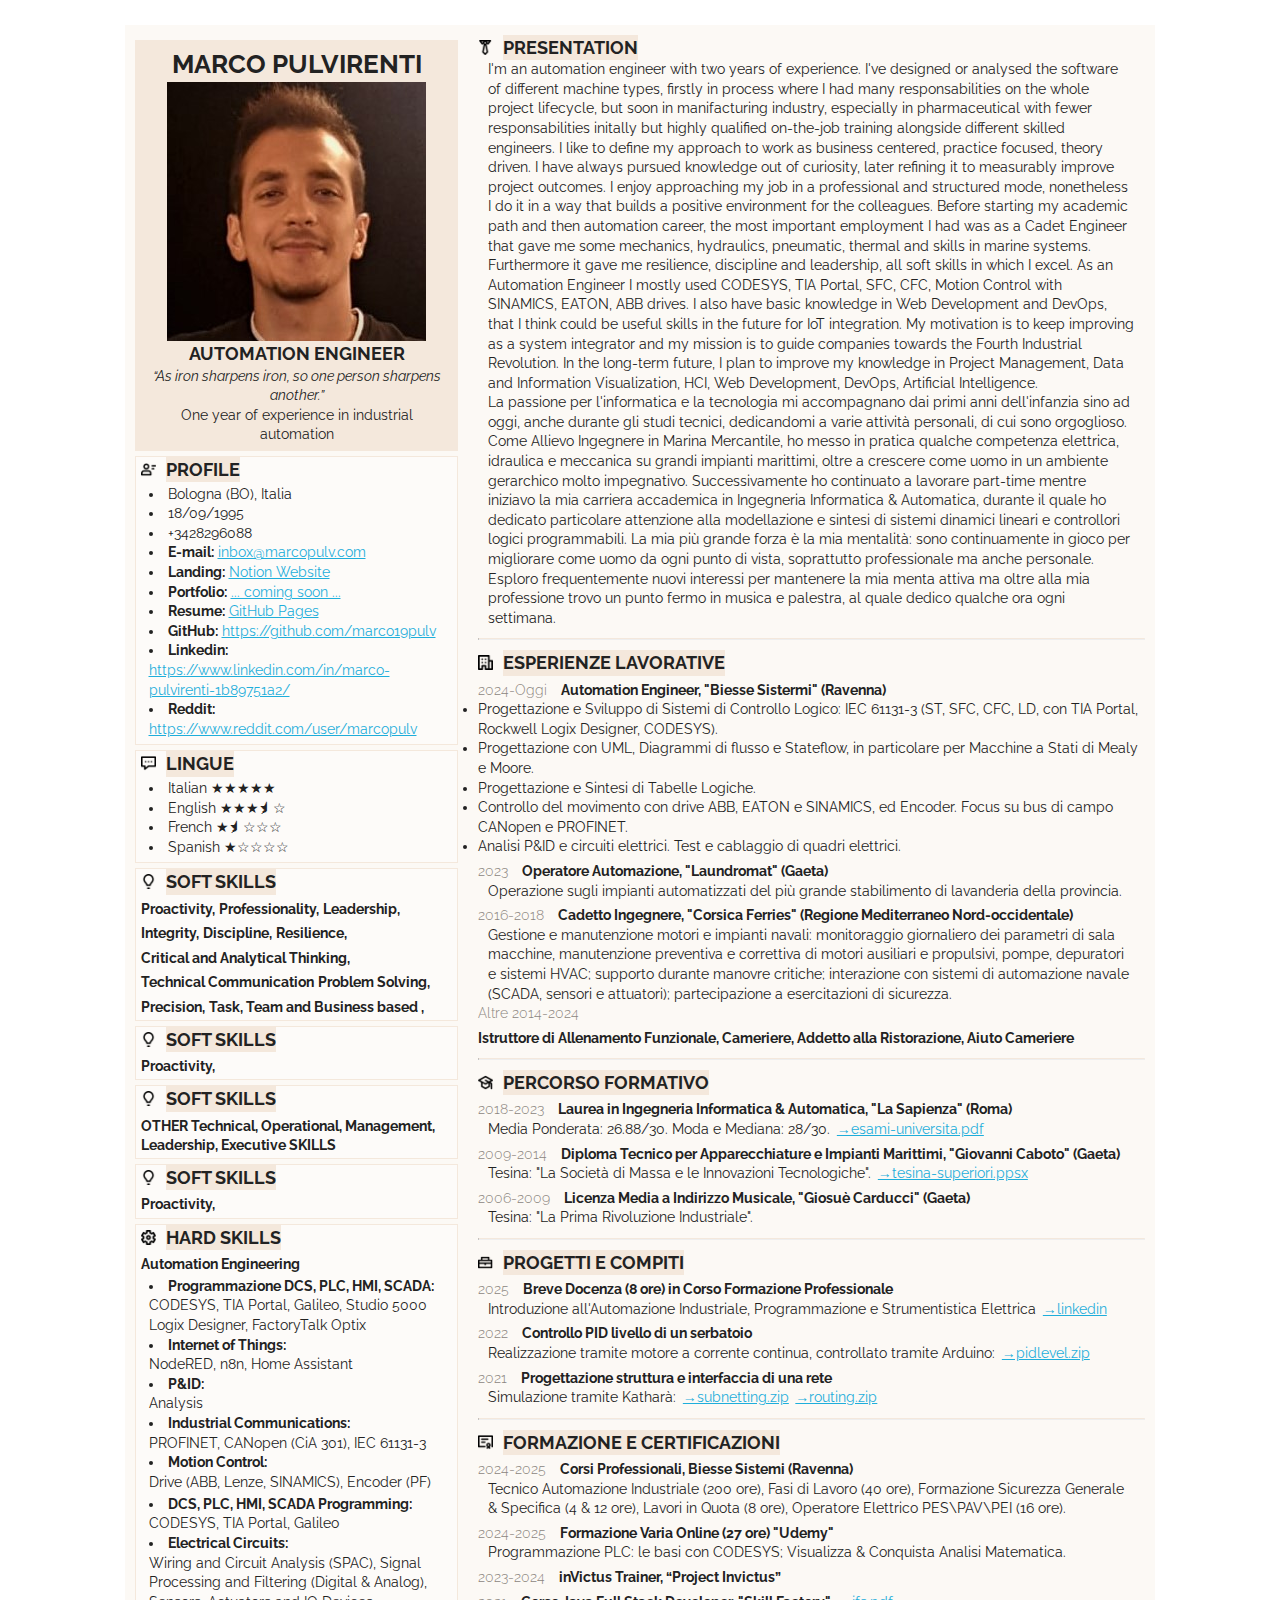
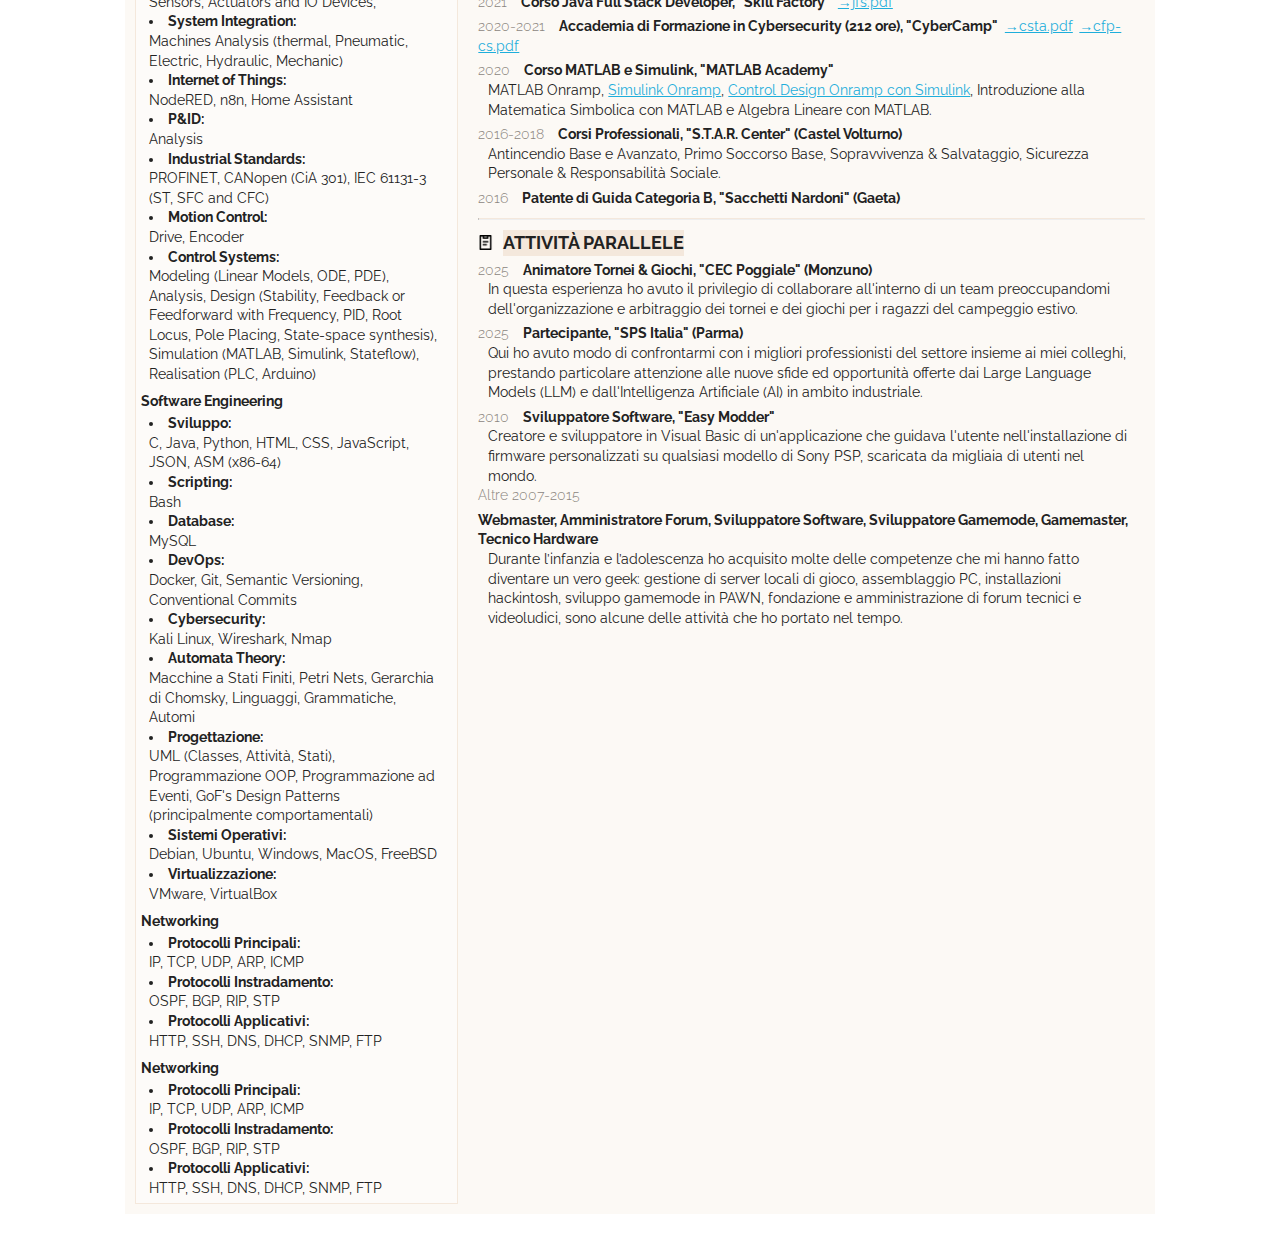
<file: index.html>
<!DOCTYPE html>

<html lang="en">

<head>
  <!-- Basic Page Needs -->
  <meta charset="utf-8">
  <title>Marco Pulvirenti</title>
  <meta name="description" content="Resume">
  <meta name="author" content="Marco">
  <!-- Mobile Specific Metas -->
  <meta name="viewport" content="width=device-width, initial-scale=1">
  <!-- FONT -->
  <link href="https://fonts.googleapis.com/css?family=Raleway:400,300,600" rel="stylesheet" type="text/css">
  <!-- CSS -->
  <link href="styles.css" rel="stylesheet">
  <!-- JS -->
  <script src="https://code.jquery.com/jquery-3.7.1.slim.min.js"></script>
  <script src="scripts.js"></script>
  <!-- Favicon -->
  <link rel="icon" type="image/png" href="images/icon.png">
</head>

<body>

  <div class="container">
    
    <div class="row">

      <!-- LEFT COLIUMN -->
      <div class="four columns" id="left-column">

        <!-- PORTRAIT -->
        <div class="left-column-div" id="portrait">
          <h4 class="h4-fullname">MARCO PULVIRENTI</h4>
          <div id="img-portrait"><img src="images/portrait.jpg" alt="portrait"></div>
          <h5 class="h5-portrait">AUTOMATION ENGINEER</h5>
          <p align="center"><i>“As iron sharpens iron,
    so one person sharpens another.”</i></p>
          <p align="center">One year of experience in industrial automation</p>
        </div>

        <!-- PROFILE -->
        <div class="left-column-div" id="profile">
          <img src="images/prof.png" class="img-object" id="img-profile" alt="prof">
          <div>
            <h5 class="h5-object">PROFILE</h5>
          </div>
          <ul>
            <li class="li-nobold">Bologna (BO), Italia</li>
            <li class="li-nobold">18/09/1995</li>
            <li class="li-nobold">+3428296088</li>
            <li class="li-nobold"><b>E-mail:</b> <a href="mailto:inbox@marcopulv.com">inbox@marcopulv.com</a></li>
            <li class="li-nobold"><b>Landing:</b> <a href="https://marcopulv.notion.site/Resume-2aab28c55d1d800baf09da5ca2a0c824">Notion Website</a></li>
            <li class="li-nobold"><b>Portfolio:</b> <a href="">... coming soon ...</a></li>
            <li class="li-nobold"><b>Resume:</b> <a href="https://marco19pulv.github.io/resume/">GitHub Pages</a></li>
            <li class="li-nobold"><b>GitHub:</b> <a href="https://github.com/marco19pulv">https://github.com/marco19pulv</a></li>
            <li class="li-nobold"><b>Linkedin:</b> <a href="https://www.linkedin.com/in/marco-pulvirenti-1b89751a2/">https://www.linkedin.com/in/marco-pulvirenti-1b89751a2/</a></li>
            <li class="li-nobold"><b>Reddit:</b> <a href="https://www.reddit.com/user/marcopulv">https://www.reddit.com/user/marcopulv</a></li>
          </ul>
        </div>

        <!-- LINGUE -->
        <div class="left-column-div" id="languages">
          <img src="images/lang.png" class="img-object" alt="lingue">
          <div>
            <h5 class="h5-object">LINGUE</h5>
          </div>
          <ul>
            <li class="li-nobold">Italian ★★★★★</li>
            <li class="li-nobold">English ★★★⯨☆</li>
            <li class="li-nobold">French ★⯨☆☆☆</li>
            <li class="li-nobold">Spanish ★☆☆☆☆</li>
          </ul>
        </div>

        <!-- SOFT SKILLS -->
        <div class="left-column-div" id="soft-skills">
          <img src="images/soft.png" class="img-object" alt="soft">
          <div>
            <h5 class="h5-object">SOFT SKILLS</h5>
          </div>
          <div>
            <h6 class="h6-subject-soft-skills">Proactivity,</h6>
            <h6 class="h6-subject-soft-skills">Professionality,</h6>
            <h6 class="h6-subject-soft-skills">Leadership,</h6>
            <h6 class="h6-subject-soft-skills">Integrity,</h6>
            <h6 class="h6-subject-soft-skills">Discipline,</h6>
            <h6 class="h6-subject-soft-skills">Resilience,</h6>
            <h6 class="h6-subject-soft-skills">Critical and Analytical Thinking,</h6>
            <h6 class="h6-subject-soft-skills">Technical Communication</h6>
            <h6 class="h6-subject-soft-skills">Problem Solving,</h6>
            <h6 class="h6-subject-soft-skills">Precision,</h6>
            <h6 class="h6-subject-soft-skills">Task, Team and Business based ,</h6>
          </div>
        </div>

        <!-- SOFT SKILLS -->
        <div class="left-column-div" id="soft-skills">
          <img src="images/soft.png" class="img-object" alt="soft">
          <div>
            <h5 class="h5-object">SOFT SKILLS</h5>
          </div>
          <div>
            <h6 class="h6-subject-soft-skills">Proactivity,</h6>
          </div>
        </div>

         <!-- SOFT SKILLS -->
        <div class="left-column-div" id="soft-skills">
          <img src="images/soft.png" class="img-object" alt="soft">
          <div>
            <h5 class="h5-object">SOFT SKILLS</h5>
          </div>
          <div>
            <h6 class="h6-subject-soft-skills">OTHER Technical, Operational, Management, Leadership, Executive SKILLS</h6>
          </div>
        </div>

         <!-- SOFT SKILLS -->
        <div class="left-column-div" id="soft-skills">
          <img src="images/soft.png" class="img-object" alt="soft">
          <div>
            <h5 class="h5-object">SOFT SKILLS</h5>
          </div>
          <div>
            <h6 class="h6-subject-soft-skills">Proactivity,</h6>
          </div>
        </div>

        <!-- HARD SKILLS -->
        <div class="left-column-div" id="hard-skills">
          <img src="images/hard.png" class="img-object" alt="hard">
          <div>
            <h5 class="h5-object">HARD SKILLS</h5>
          </div>
          <h6 class="h6-subject-hard-skills">Automation Engineering</h6>
          <ul>
            <li>Programmazione DCS, PLC, HMI, SCADA:</li> CODESYS, TIA Portal, Galileo, Studio 5000 Logix Designer, FactoryTalk Optix 
            <li>Internet of Things:</li> NodeRED, n8n, Home Assistant
            <li>P&ID:</li> Analysis
            <li>Industrial Communications:</li> PROFINET, CANopen (CiA 301), IEC 61131-3
            <li>Motion Control:</li> Drive (ABB, Lenze, SINAMICS), Encoder (PF)
          </ul>

           <ul>
            <li>DCS, PLC, HMI, SCADA Programming:</li> CODESYS, TIA Portal, Galileo
            <li>Electrical Circuits:</li> Wiring and Circuit Analysis (SPAC), Signal Processing and Filtering (Digital &
            Analog), Sensors, Actuators and IO Devices, 
            <li>System Integration:</li> Machines Analysis (thermal, Pneumatic, Electric, Hydraulic, Mechanic)
            <li>Internet of Things:</li> NodeRED, n8n, Home Assistant
            <li>P&ID:</li> Analysis
            <li>Industrial Standards:</li> PROFINET, CANopen (CiA 301), IEC 61131-3 (ST, SFC and CFC)
            <li>Motion Control:</li> Drive, Encoder
            <li>Control Systems:</li> Modeling (Linear Models, ODE, PDE), Analysis, Design (Stability, Feedback or
            Feedforward with Frequency, PID, Root Locus, Pole Placing, State-space synthesis), Simulation (MATLAB, 
            Simulink, Stateflow), Realisation (PLC, Arduino)
          </ul>

          <h6 class="h6-subject-hard-skills">Software Engineering</h6>
          <ul>
            <li>Sviluppo:</li> C, Java, Python, HTML, CSS, JavaScript, JSON, ASM (x86-64)
            <li>Scripting:</li> Bash
            <li>Database:</li> MySQL
            <li>DevOps:</li> Docker, Git, Semantic Versioning, Conventional Commits
            <li>Cybersecurity:</li> Kali Linux, Wireshark, Nmap
            <li>Automata Theory:</li> Macchine a Stati Finiti, Petri Nets, Gerarchia di Chomsky, Linguaggi, Grammatiche, Automi
            <li>Progettazione:</li> UML (Classes, Attività, Stati), Programmazione OOP, Programmazione ad Eventi, GoF's Design Patterns (principalmente comportamentali)
            <li>Sistemi Operativi:</li> Debian, Ubuntu, Windows, MacOS, FreeBSD
            <li>Virtualizzazione:</li> VMware, VirtualBox
          </ul>

          <h6 class="h6-subject-hard-skills">Networking</h6>
          <ul>
            <li>Protocolli Principali:</li> IP, TCP, UDP, ARP, ICMP
            <li>Protocolli Instradamento:</li> OSPF, BGP, RIP, STP
            <li>Protocolli Applicativi:</li> HTTP, SSH, DNS, DHCP, SNMP, FTP
          </ul>

           <h6 class="h6-subject-hard-skills">Networking</h6>
          <ul>
            <li>Protocolli Principali:</li> IP, TCP, UDP, ARP, ICMP
            <li>Protocolli Instradamento:</li> OSPF, BGP, RIP, STP
            <li>Protocolli Applicativi:</li> HTTP, SSH, DNS, DHCP, SNMP, FTP
          </ul>
          
        </div>

      </div>

      <!-- RIGHT COLUMN -->
      <div class="eight columns" id="right-column">

        <!-- PRESENTATION -->
        <div class="right-column-div" id="presentation">
          <img src="images/pres.png" class="img-object" alt="pres">
          <h5 class="h5-object">PRESENTATION</h5>
          <p>
            I'm an automation engineer with two years of experience. I've designed or analysed the software of different machine types, firstly in process where I had many responsabilities
            on the whole project lifecycle, but soon in manifacturing industry, especially in pharmaceutical with fewer responsabilities initally but highly qualified on-the-job training alongside
            different skilled engineers. I like to define my approach to work as business centered, practice focused, theory driven.
            I have always pursued knowledge out of curiosity, later refining it to measurably improve project outcomes.
            I enjoy approaching my job in a professional and structured mode, nonetheless I do it in a way that builds a positive environment for the colleagues.
            Before starting my academic path and then automation career, the most important employment I had was as a Cadet Engineer that gave me some
            mechanics, hydraulics, pneumatic, thermal and skills in marine systems. Furthermore it gave me resilience, discipline and leadership, all soft skills in which I excel.
            As an Automation Engineer I mostly used CODESYS, TIA Portal, SFC, CFC, Motion Control with SINAMICS, EATON, ABB drives.
            I also have basic knowledge in Web Development and DevOps, that I think could be useful skills in the future for IoT integration.
            My motivation is to keep improving as a system integrator and my mission is to guide companies towards the Fourth Industrial Revolution.
            In the long-term future, I plan to improve my knowledge in Project Management, Data and Information Visualization, HCI, Web Development, DevOps, Artificial Intelligence.
          </p>
          <p>
            La passione per l'informatica e la tecnologia mi accompagnano dai primi anni dell'infanzia sino ad oggi, anche durante gli studi tecnici,
            dedicandomi a varie attività personali, di cui sono orgoglioso. Come Allievo Ingegnere in Marina Mercantile, ho messo in pratica qualche competenza elettrica,
            idraulica e meccanica su grandi impianti marittimi, oltre a crescere come uomo in un ambiente gerarchico molto impegnativo.
            Successivamente ho continuato a lavorare part-time mentre iniziavo la mia carriera accademica in Ingegneria Informatica & Automatica,
            durante il quale ho dedicato particolare attenzione alla modellazione e sintesi di sistemi dinamici lineari e controllori logici programmabili.
            La mia più grande forza è la mia mentalità: sono continuamente in gioco per migliorare come uomo da ogni punto di vista,
            soprattutto professionale ma anche personale. Esploro frequentemente nuovi interessi per mantenere la mia menta attiva
            ma oltre alla mia professione trovo un punto fermo in musica e palestra, al quale dedico qualche ora ogni settimana.
          </p>
        </div>
        <hr>

        <!-- ESPERIENZE LAVORATIVE -->
        <div class="right-column-div" id="employment-history">
          <img src="images/empl.png" class="img-object" alt="empl">
          <div>
            <h5 class="h5-object">ESPERIENZE LAVORATIVE</h5>
          </div>

          <div id="empl-biesse">
            <h6 class="h6-year">2024-Oggi</h6>
            <h6 class="h6-subject-empl">Automation Engineer, "Biesse Sistermi" (Ravenna)</h6>
            <li class="li-nobold">Progettazione e Sviluppo di Sistemi di Controllo Logico: IEC 61131-3 (ST, SFC, CFC, LD, con TIA Portal, Rockwell Logix Designer, CODESYS).</li>
            <li class="li-nobold">Progettazione con UML, Diagrammi di flusso e Stateflow, in particolare per Macchine a Stati di Mealy e Moore.</li>
            <li class="li-nobold">Progettazione e Sintesi di Tabelle Logiche.</li>
            <li class="li-nobold">Controllo del movimento con drive ABB, EATON e SINAMICS, ed Encoder. Focus su bus di campo CANopen e PROFINET.</li>
            <li class="li-nobold">Analisi P&ID e circuiti elettrici. Test e cablaggio di quadri elettrici.</li>
          </div>

          <div id="empl-laundromat">
            <h6 class="h6-year">2023</h6>
            <h6 class="h6-subject-empl">Operatore Automazione, "Laundromat" (Gaeta)</h6>
            <p>Operazione sugli impianti automatizzati del più grande stabilimento di lavanderia della provincia.</p>
          </div>

          <div id="empl-corsica">
            <h6 class="h6-year">2016-2018</h6>
            <h6 class="h6-subject-empl">Cadetto Ingegnere, "Corsica Ferries" (Regione Mediterraneo Nord-occidentale)</h6>
            <p>Gestione e manutenzione motori e impianti navali: monitoraggio giornaliero dei parametri di sala macchine,
              manutenzione preventiva e correttiva di motori ausiliari e propulsivi, pompe, depuratori e sistemi HVAC;
              supporto durante manovre critiche; interazione con sistemi di automazione navale (SCADA, sensori e attuatori);
              partecipazione a esercitazioni di sicurezza.</p>
          </div>

          <div id="empl-others">
            <h6 class="h6-year">Altre 2014-2024</h6>
            <h6 class="h6-subject-empl">Istruttore di Allenamento Funzionale, Cameriere, Addetto alla Ristorazione, Aiuto Cameriere</h6>
          </div>
        </div>

        <hr>

        <!-- PERCORSO FORMATIVO -->
        <div class="right-column-div" id="educational-background">
          <img src="images/educ.png" class="img-object" alt="educ">
          <div>
            <h5 class="h5-object">PERCORSO FORMATIVO</h5>
          </div>

          <div id="educ-sapienza">
            <h6 class="h6-year">2018-2023</h6>
            <h6 class="h6-subject-educ">Laurea in Ingegneria Informatica & Automatica, "La Sapienza" (Roma)</h6>
            <p>Media Ponderata: 26.88/30. Moda e Mediana: 28/30.
              <a href="https://github.com/marco19pulv/resume/blob/56aed59aff45582f827211ca462df2e338aa9118/files/esami-universita.pdf" class="redir">→esami-universita.pdf</a>
            </p>
          </div>

          <div id="educ-caboto">
            <h6 class="h6-year">2009-2014</h6>
            <h6 class="h6-subject-educ">Diploma Tecnico per Apparecchiature e Impianti Marittimi, "Giovanni Caboto" (Gaeta)</h6>
            <p>Tesina: "La Società di Massa e le Innovazioni Tecnologiche".
              <a href="https://github.com/marco19pulv/resume/raw/56aed59aff45582f827211ca462df2e338aa9118/files/tesina_superiori.ppsx" class="redir">→tesina-superiori.ppsx</a></p>
          </div>

          <div id="educ-carducci">
            <h6 class="h6-year">2006-2009</h6>
            <h6 class="h6-subject-educ">Licenza Media a Indirizzo Musicale, "Giosuè Carducci" (Gaeta)</h6>
            <p>Tesina: "La Prima Rivoluzione Industriale".</p>
          </div>
        </div>

        <hr>

        <!-- PROGETTI E COMPITI -->
        <div class="right-column-div" id="projects-and-tasks">
          <img src="images/proj.png" class="img-object" alt="proj">
          <div>
            <h5 class="h5-object">PROGETTI E COMPITI</h5>
          </div>

           <div id="proj-docenzaacademy">
            <h6 class="h6-year">2025</h6>
            <h6 class="h6-subject-proj">Breve Docenza (8 ore) in Corso Formazione Professionale</h6>
            <p>Introduzione all'Automazione Industriale, Programmazione e Strumentistica Elettrica
              <a href="https://www.linkedin.com/posts/simona-zannoni-1b116530_biessesistemi-academy-formazioneprofessionale-activity-7376984006799646721-7pXU/?originalSubdomain=it" class="redir">→linkedin</a>
            </p> 
          </div>

          <div id="proj-pidlevel">
            <h6 class="h6-year">2022</h6>
            <h6 class="h6-subject-proj">Controllo PID livello di un serbatoio</h6>
            <p>Realizzazione tramite motore a corrente continua, controllato tramite Arduino:
              <a href="https://marcopulv.com/wp-content/uploads/2023/02/pidlevel.zip" class="redir">→pidlevel.zip</a>
          </div>

          <div id="proj-subn_rout">
            <h6 class="h6-year">2021</h6>
            <h6 class="h6-subject-proj">Progettazione struttura e interfaccia di una rete</h6>
            <p>Simulazione tramite Katharà:
            <a href="https://marcopulv.com/wp-content/uploads/2023/02/subnetting.zip" class="redir">→subnetting.zip</a>
            <a href="https://marcopulv.com/wp-content/uploads/2023/02/routing.zip" class="redir">→routing.zip</a></p>
          </div>
        </div>

        <hr>

        <!-- FORMAZIONE E CERTIFICAZIONI -->
        <div class="right-column-div" id="training-and-certifications">
          <img src="images/train.png" class="img-object" alt="train">
          <div>
            <h5 class="h5-object">FORMAZIONE E CERTIFICAZIONI</h5>
          </div>

          <div id="train-biesse">
            <h6 class="h6-year">2024-2025</h6>
            <h6 class="h6-subject-train">Corsi Professionali, Biesse Sistemi (Ravenna)</h6>
            <p>Tecnico Automazione Industriale (200 ore), Fasi di Lavoro (40 ore), Formazione Sicurezza Generale & Specifica (4 & 12 ore),
               Lavori in Quota (8 ore), Operatore Elettrico PES\PAV\PEI (16 ore).</p>
          </div>

          <div id="train-udemy">
            <h6 class="h6-year">2024-2025</h6>
            <h6 class="h6-subject-train">Formazione Varia Online (27 ore) "Udemy"</h6>
            <p>Programmazione PLC: le basi con CODESYS; Visualizza & Conquista Analisi Matematica.</p>
          </div>

          <div id="train-invictus">
            <h6 class="h6-year">2023-2024</h6>
            <h6 class="h6-subject-train">inVictus Trainer, “Project Invictus”</h6>
          </div>

          <div id="train-java">
            <h6 class="h6-year">2021</h6>
            <h6 class="h6-subject-train">Corso Java Full Stack Developer, "Skill Factory"</h6>
            <a href="files/jfs.pdf" class="redir">→jfs.pdf</a>
          </div>

          <div id="train-cybercamp">
            <h6 class="h6-year">2020-2021</h6>
            <h6 class="h6-subject-train">Accademia di Formazione in Cybersecurity (212 ore), "CyberCamp"</h6>
            <a href="files/cybersecurity-training-academy.pdf" class="redir">→csta.pdf</a>
            <a href="files/cfp-cs.pdf" class="redir">→cfp-cs.pdf</a>
          </div>

          <div id="train-matlab">
            <h6 class="h6-year">2020</h6>
            <h6 class="h6-subject-train">Corso MATLAB e Simulink, "MATLAB Academy"</h6>
            <p>MATLAB Onramp, <a href="files/simulink-onramp.pdf">Simulink Onramp</a>,
              <a href="files/control-design-onramp-simulink.pdf">Control Design Onramp con Simulink</a>,
              Introduzione alla Matematica Simbolica con MATLAB e Algebra Lineare con MATLAB.
            </p>
          </div>

          <div id="train-star">
            <h6 class="h6-year">2016-2018</h6>
            <h6 class="h6-subject-train">Corsi Professionali, "S.T.A.R. Center" (Castel Volturno)</h6>
            <p>Antincendio Base e Avanzato, Primo Soccorso Base, Sopravvivenza & Salvataggio, Sicurezza Personale & Responsabilità Sociale.</p>
          </div>

          <div id="train-nardoni">
            <h6 class="h6-year">2016</h6>
            <h6 class="h6-subject-train">Patente di Guida Categoria B, "Sacchetti Nardoni" (Gaeta)</h6>
          </div>
        </div>

        <hr>

        <!-- ATTIVITÀ PARALLELE -->
        <div class="right-column-div" id="side-activities">
          <img src="images/activ.png" class="img-object" alt="activ">
          <div>
            <h5 class="h5-object">ATTIVITÀ PARALLELE</h5>
          </div>

          <div id="activ-poggiale">
            <h6 class="h6-year">2025</h6>
            <h6 class="h6-subject-activ">Animatore Tornei & Giochi, "CEC Poggiale" (Monzuno)</h6>
            <p>In questa esperienza ho avuto il privilegio di collaborare all'interno di un team preoccupandomi dell'organizzazione e arbitraggio dei tornei
              e dei giochi per i ragazzi del campeggio estivo. </p>
          </div>

          <div id="activ-sps">
            <h6 class="h6-year">2025</h6>
            <h6 class="h6-subject-activ">Partecipante, "SPS Italia" (Parma)</h6>
            <p>Qui ho avuto modo di confrontarmi con i migliori professionisti del settore insieme ai miei colleghi, prestando particolare attenzione alle nuove
              sfide ed opportunità offerte dai Large Language Models (LLM) e dall'Intelligenza Artificiale (AI) in ambito industriale. </p>
          </div>

          <div id="activ-easy-mod">
            <h6 class="h6-year">2010</h6>
            <h6 class="h6-subject-activ">Sviluppatore Software, "Easy Modder"</h6>
            <p>Creatore e sviluppatore in Visual Basic di un'applicazione che guidava l'utente nell'installazione di firmware personalizzati
              su qualsiasi modello di Sony PSP, scaricata da migliaia di utenti nel mondo.</p>
          </div>

          <div id="activ-others">
            <h6 class="h6-year">Altre 2007-2015</h6>
            <h6 class="h6-subject-activ">Webmaster, Amministratore Forum, Sviluppatore Software, Sviluppatore Gamemode, Gamemaster, Tecnico Hardware</h6>
            <p>Durante l’infanzia e l’adolescenza ho acquisito molte delle competenze che mi hanno fatto diventare un vero geek:
              gestione di server locali di gioco, assemblaggio PC, installazioni hackintosh, sviluppo gamemode in PAWN, fondazione
              e amministrazione di forum tecnici e videoludici, sono alcune delle attività che ho portato nel tempo.</p>
          </div>

        </div>

      </div>

    </div>

  </div>

</body>

</html>
</file>
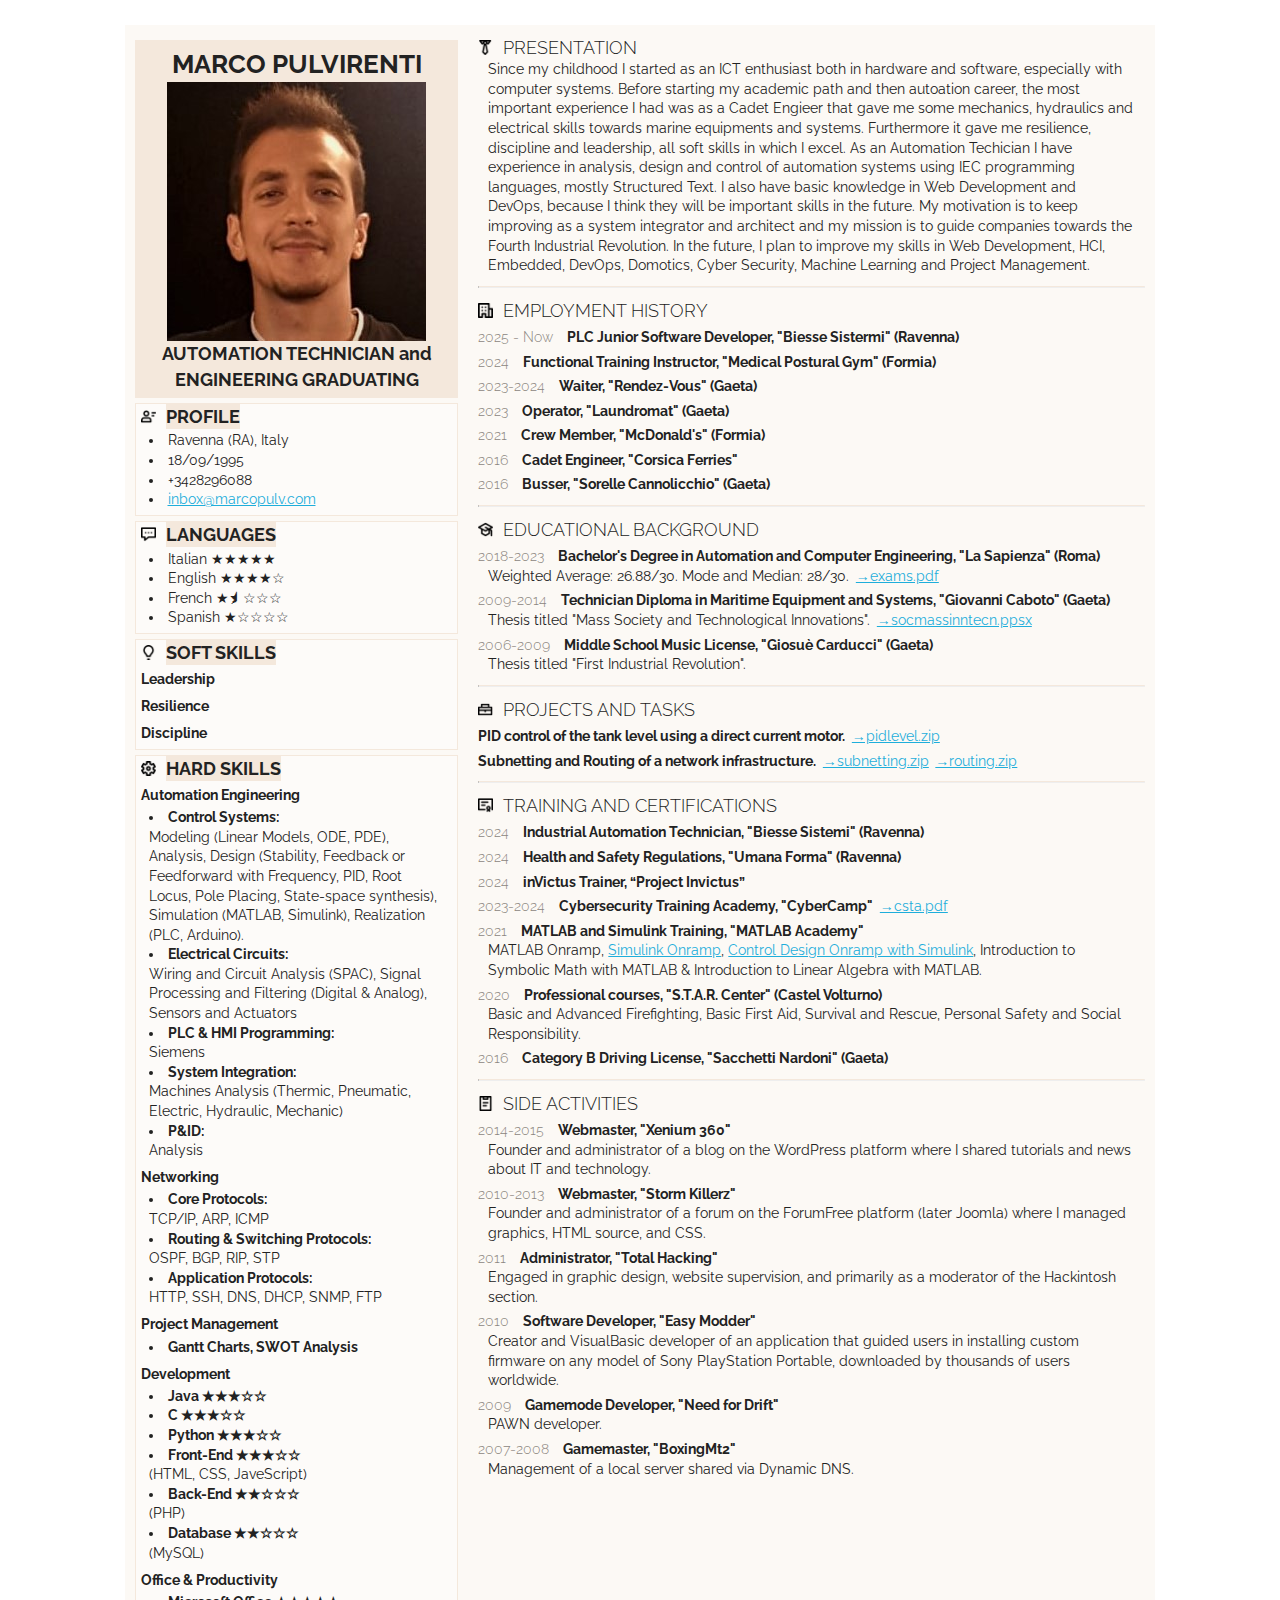
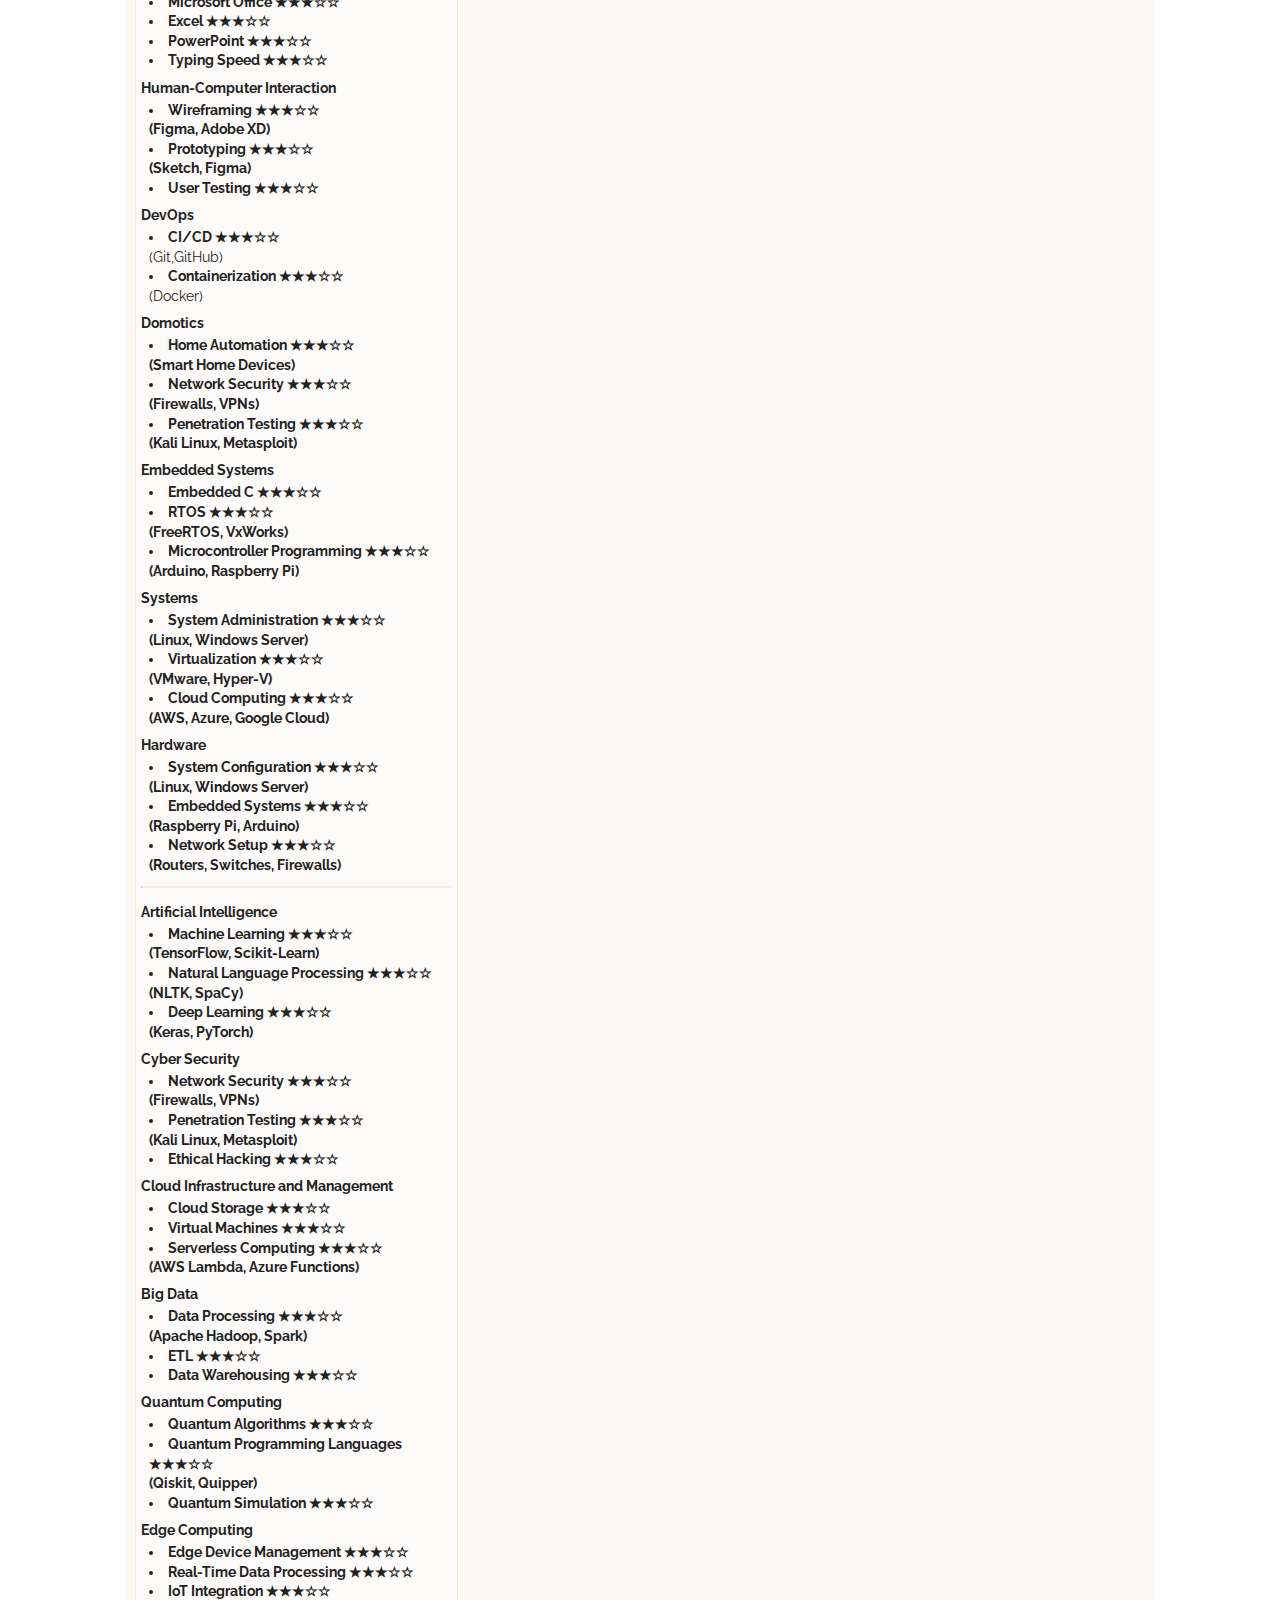
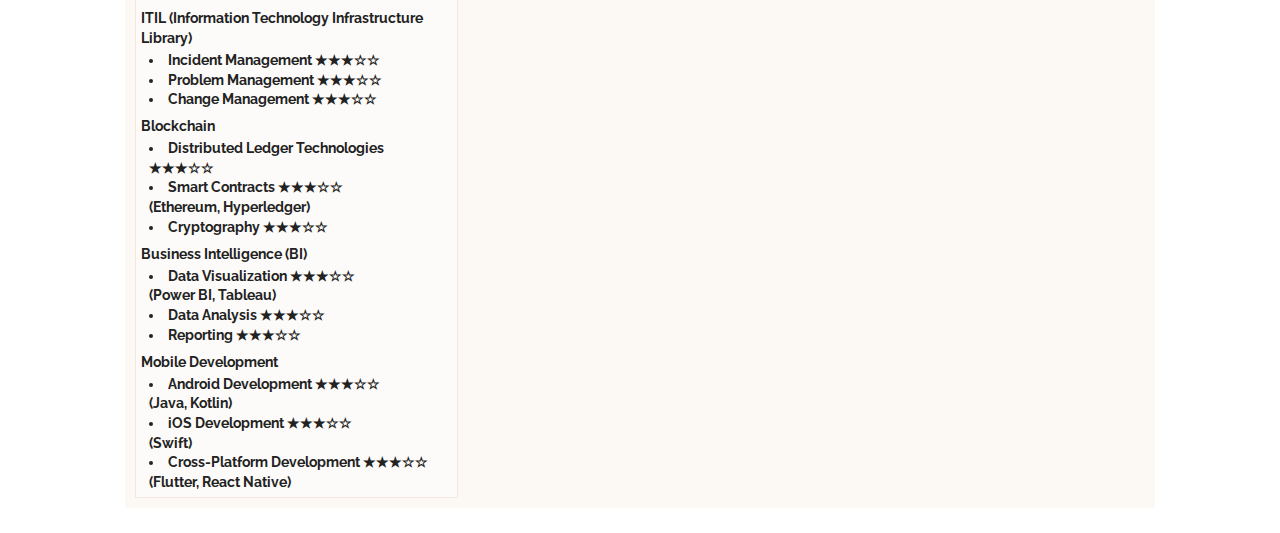
<file: index-new.html>
<!DOCTYPE html>

<html lang="en">

<head>
  <!-- Basic Page Needs -->
  <meta charset="utf-8">
  <title>Marco Pulvirenti</title>
  <meta name="description" content="Resume">
  <meta name="author" content="Marco">
  <!-- Mobile Specific Metas -->
  <meta name="viewport" content="width=device-width, initial-scale=1">
  <!-- FONT -->
  <link href="https://fonts.googleapis.com/css?family=Raleway:400,300,600" rel="stylesheet" type="text/css">
  <!-- CSS -->
  <link href="styles.css" rel="stylesheet">
  <!-- JS -->
  <script src="https://code.jquery.com/jquery-3.7.1.slim.min.js"></script>
  <script src="scripts.js"></script>
  <!-- Favicon -->
  <link rel="icon" type="image/png" href="images/icon.png">
</head>

<body>

  <div class="container">

    <div class="row">

      <!-- LEFT COLUMN -->
      <div class="four columns" id="left-column">

        <!-- PORTRAIT -->
        <div class="left-column-div" id="portrait">
          <h4 class="h4-fullname">MARCO PULVIRENTI</h4>
          <div id="img-portrait"><img src="images/portrait.jpg" alt="portrait"></div>
          <h5 class="h5-portrait">AUTOMATION TECHNICIAN and ENGINEERING GRADUATING</h5>
        </div>

        <!-- PROFILE -->
        <div class="left-column-div" id="profile">
          <img src="images/prof.png" class="img-object" id="img-profile" alt="prof">
          <div>
            <h5 class="h5-object">PROFILE</h5>
          </div>
          <ul>
            <li class="li-nobold">Ravenna (RA), Italy</li>
            <li class="li-nobold">18/09/1995</li>
            <li class="li-nobold">+3428296088</li>
            <li class="li-nobold"><a href="mailto:inbox@marcopulv.com">inbox@marcopulv.com</a></li>
          </ul>
        </div>

        <!-- LANGUAGES -->
        <div class="left-column-div" id="languages">
          <img src="images/lang.png" class="img-object" alt="lang">
          <div>
            <h5 class="h5-object">LANGUAGES</h5>
          </div>
          <ul>
            <li class="li-nobold">Italian ★★★★★</li>
            <li class="li-nobold">English ★★★★☆</li>
            <li class="li-nobold">French ★⯨☆☆☆</li>
            <li class="li-nobold">Spanish ★☆☆☆☆</li>
          </ul>
        </div>

        <!-- SOFT SKILLS -->
        <div class="left-column-div" id="soft-skills">
          <img src="images/soft.png" class="img-object" alt="soft">
          <div>
            <h5 class="h5-object">SOFT SKILLS</h5>
          </div>
          <div>
            <h6 class="h6-subject-soft-skills">Leadership</h6>
            <ul></ul>
            <h6 class="h6-subject-soft-skills">Resilience</h6>
            <ul></ul>
            <h6 class="h6-subject-soft-skills">Discipline</h6>
            <ul></ul>
          </div>
        </div>

        <!-- HARD SKILLS -->
        <div class="left-column-div" id="hard-skills">
          <img src="images/hard.png" class="img-object" alt="hard">
          <div>
            <h5 class="h5-object">HARD SKILLS</h5>
          </div>
          <h6 class="h6-subject-hard-skills">Automation Engineering</h6>
          <ul>
            <li>Control Systems:</li> Modeling (Linear Models, ODE, PDE), Analysis, Design (Stability, Feedback or
            Feedforward with Frequency, PID, Root Locus, Pole Placing, State-space synthesis), Simulation (MATLAB,
            Simulink), Realization (PLC, Arduino).
            <li>Electrical Circuits:</li> Wiring and Circuit Analysis (SPAC), Signal Processing and Filtering (Digital &
            Analog), Sensors and Actuators
            <li>PLC & HMI Programming:</li> Siemens
            <li>System Integration:</li> Machines Analysis (Thermic, Pneumatic, Electric, Hydraulic, Mechanic)
            <li>P&ID:</li> Analysis
          </ul>

          <h6 class="h6-subject-hard-skills">Networking</h6>
          <ul>
            <li>Core Protocols:</li> TCP/IP, ARP, ICMP</li>
            <li>Routing & Switching Protocols:</li> OSPF, BGP, RIP, STP
            <li>Application Protocols:</li> HTTP, SSH, DNS, DHCP, SNMP, FTP
          </ul>

          <h6 class="h6-subject-hard-skills">Project Management</h6>
          <ul>
            <li>Gantt Charts, SWOT Analysis</li>
          </ul>

          <h6 class="h6-subject-hard-skills">Development</h6>
          <ul>
            <li>Java ★★★☆☆</li>
            <li>C ★★★☆☆</li>
            <li>Python ★★★☆☆</li>
            <li>Front-End ★★★☆☆</li> (HTML, CSS, JaveScript)
            <li>Back-End ★★☆☆☆</li> (PHP)
            <li>Database ★★☆☆☆</li> (MySQL)
          </ul>

          <h6 class="h6-subject-hard-skills">Office & Productivity</h6>
          <ul>
            <li>Microsoft Office ★★★☆☆</li>
            <li>Excel ★★★☆☆</li>
            <li>PowerPoint ★★★☆☆</li>
            <li>Typing Speed ★★★☆☆</li>
          </ul>

          <h6 class="h6-subject-hard-skills">Human-Computer Interaction</h6>
          <ul>
            <li>Wireframing ★★★☆☆<br>(Figma, Adobe XD)</li>
            <li>Prototyping ★★★☆☆<br>(Sketch, Figma)</li>
            <li>User Testing ★★★☆☆</li>
          </ul>

          <h6 class="h6-subject-hard-skills">DevOps</h6>
          <ul>
            <li>CI/CD ★★★☆☆</li>  (Git,GitHub)
            <li>Containerization ★★★☆☆</li> (Docker)
          </ul>

          <h6 class="h6-subject-hard-skills">Domotics</h6>
          <ul>
            <li>Home Automation ★★★☆☆<br>(Smart Home Devices)</li>
            <li>Network Security ★★★☆☆<br>(Firewalls, VPNs)</li>
            <li>Penetration Testing ★★★☆☆<br>(Kali Linux, Metasploit)</li>
          </ul>

          <h6 class="h6-subject-hard-skills">Embedded Systems</h6>
          <ul>
            <li>Embedded C ★★★☆☆</li>
            <li>RTOS ★★★☆☆<br>(FreeRTOS, VxWorks)</li>
            <li>Microcontroller Programming ★★★☆☆<br>(Arduino, Raspberry Pi)</li>
          </ul>

          <h6 class="h6-subject-hard-skills">Systems</h6>
          <ul>
            <li>System Administration ★★★☆☆<br>(Linux, Windows Server)</li>
            <li>Virtualization ★★★☆☆<br>(VMware, Hyper-V)</li>
            <li>Cloud Computing ★★★☆☆<br>(AWS, Azure, Google Cloud)</li>
          </ul>

          <h6 class="h6-subject-hard-skills">Hardware</h6>
          <ul>
            <li>System Configuration ★★★☆☆<br>(Linux, Windows Server)</li>
            <li>Embedded Systems ★★★☆☆<br>(Raspberry Pi, Arduino)</li>
            <li>Network Setup ★★★☆☆<br>(Routers, Switches, Firewalls)</li>
          </ul>

          <hr>

          <h6 class="h6-subject-hard-skills">Artificial Intelligence</h6>
          <ul>
            <li>Machine Learning ★★★☆☆<br>(TensorFlow, Scikit-Learn)</li>
            <li>Natural Language Processing ★★★☆☆<br>(NLTK, SpaCy)</li>
            <li>Deep Learning ★★★☆☆<br>(Keras, PyTorch)</li>
          </ul>

          <h6 class="h6-subject-hard-skills">Cyber Security</h6>
          <ul>
            <li>Network Security ★★★☆☆<br>(Firewalls, VPNs)</li>
            <li>Penetration Testing ★★★☆☆<br>(Kali Linux, Metasploit)</li>
            <li>Ethical Hacking ★★★☆☆</li>
          </ul>

          <h6 class="h6-subject-hard-skills">Cloud Infrastructure and Management</h6>
          <ul>
            <li>Cloud Storage ★★★☆☆</li>
            <li>Virtual Machines ★★★☆☆</li>
            <li>Serverless Computing ★★★☆☆<br>(AWS Lambda, Azure Functions)</li>
          </ul>

          <h6 class="h6-subject-hard-skills">Big Data</h6>
          <ul>
            <li>Data Processing ★★★☆☆<br>(Apache Hadoop, Spark)</li>
            <li>ETL ★★★☆☆</li>
            <li>Data Warehousing ★★★☆☆</li>
          </ul>

          <h6 class="h6-subject-hard-skills">Quantum Computing</h6>
          <ul>
            <li>Quantum Algorithms ★★★☆☆</li>
            <li>Quantum Programming Languages ★★★☆☆<br>(Qiskit, Quipper)</li>
            <li>Quantum Simulation ★★★☆☆</li>
          </ul>

          <h6 class="h6-subject-hard-skills">Edge Computing</h6>
          <ul>
            <li>Edge Device Management ★★★☆☆</li>
            <li>Real-Time Data Processing ★★★☆☆</li>
            <li>IoT Integration ★★★☆☆</li>
          </ul>

          <h6 class="h6-subject-hard-skills">ITIL (Information Technology Infrastructure Library)</h6>
          <ul>
            <li>Incident Management ★★★☆☆</li>
            <li>Problem Management ★★★☆☆</li>
            <li>Change Management ★★★☆☆</li>
          </ul>

          <h6 class="h6-subject-hard-skills">Blockchain</h6>
          <ul>
            <li>Distributed Ledger Technologies ★★★☆☆</li>
            <li>Smart Contracts ★★★☆☆<br>(Ethereum, Hyperledger)</li>
            <li>Cryptography ★★★☆☆</li>
          </ul>

          <h6 class="h6-subject-hard-skills">Business Intelligence (BI)</h6>
          <ul>
            <li>Data Visualization ★★★☆☆<br>(Power BI, Tableau)</li>
            <li>Data Analysis ★★★☆☆</li>
            <li>Reporting ★★★☆☆</li>
          </ul>

          <h6 class="h6-subject-hard-skills">Mobile Development</h6>
          <ul>
            <li>Android Development ★★★☆☆<br>(Java, Kotlin)</li>
            <li>iOS Development ★★★☆☆<br>(Swift)</li>
            <li>Cross-Platform Development ★★★☆☆<br>(Flutter, React Native)</li>
          </ul>

        </div>

      </div>

      <!-- RIGHT COLUMN -->
      <div class="eight columns" id="right-column">

        <!-- PRESENTATION -->
        <div class="right-column-div" id="presentation">
          <img src="images/pres.png" class="img-object" alt="pres">
          <h5 class="h5-object-inline">PRESENTATION</h5>
          <p>
            Since my childhood I started as an ICT enthusiast both in hardware and software, especially with computer
            systems.
            Before starting my academic path and then autoation career, the most important experience I had was as a
            Cadet Engieer that gave me some mechanics,
            hydraulics and electrical skills towards marine equipments and systems.
            Furthermore it gave me resilience, discipline and leadership, all soft skills in which I excel.
            As an Automation Techician I have experience in analysis, design and control of automation systems using IEC
            programming languages, mostly Structured Text.
            I also have basic knowledge in Web Development and DevOps, because I think they will be important skills in
            the future.
            My motivation is to keep improving as a system integrator and architect and my mission is to guide companies
            towards the Fourth Industrial Revolution.
            In the future, I plan to improve my skills in Web Development, HCI, Embedded, DevOps, Domotics, Cyber
            Security, Machine Learning and Project
            Management.
          </p>
        </div>

        <hr>

        <!-- EMPLOYMENT HISTORY -->
        <div class="right-column-div" id="employment-history">
          <img src="images/empl.png" class="img-object" alt="empl">
          <div>
            <h5 class="h5-object-inline">EMPLOYMENT HISTORY</h5>
          </div>

          <div id="empl-biesse">
            <h6 class="h6-year">2025 - Now</h6>
            <h6 class="h6-subject-empl">PLC Junior Software Developer, "Biesse Sistermi" (Ravenna)</h6>
          </div>

          <div id="empl-mpg">
            <h6 class="h6-year">2024</h6>
            <h6 class="h6-subject-empl">Functional Training Instructor, "Medical Postural Gym" (Formia)</h6>
          </div>

          <div id="empl-rendez_vous">
            <h6 class="h6-year">2023-2024</h6>
            <h6 class="h6-subject-empl">Waiter, "Rendez-Vous" (Gaeta)</h6>
          </div>

          <div id="empl-laundromat">
            <h6 class="h6-year">2023</h6>
            <h6 class="h6-subject-empl">Operator, "Laundromat" (Gaeta)</h6>
          </div>

          <div id="empl-mcdonalds">
            <h6 class="h6-year">2021</h6>
            <h6 class="h6-subject-empl">Crew Member, "McDonald's" (Formia)</h6>
          </div>

          <div id="empl-corsica">
            <h6 class="h6-year">2016</h6>
            <h6 class="h6-subject-empl">Cadet Engineer, "Corsica Ferries"</h6>
          </div>

          <div id="empl-cannolicchio">
            <h6 class="h6-year">2016</h6>
            <h6 class="h6-subject-empl">Busser, "Sorelle Cannolicchio" (Gaeta)</h6>
          </div>

        </div>

        <hr>

        <!-- EDUCATIONAL BACKGROUND -->
        <div class="right-column-div" id="educational-background">
          <img src="images/educ.png" class="img-object" alt="educ">
          <div>
            <h5 class="h5-object-inline">EDUCATIONAL BACKGROUND</h5>
          </div>

          <div id="educ-sapienza">
            <h6 class="h6-year">2018-2023</h6>
            <h6 class="h6-subject-educ">Bachelor's Degree in Automation and Computer Engineering, "La Sapienza" (Roma)
            </h6>
            <p>Weighted Average: 26.88/30. Mode and Median: 28/30.
              <a href="files/esami-registrati.pdf" class="redir">→exams.pdf</a>
            </p>
          </div>

          <div id="educ-caboto">
            <h6 class="h6-year">2009-2014</h6>
            <h6 class="h6-subject-educ">Technician Diploma in Maritime Equipment and Systems, "Giovanni Caboto" (Gaeta)
            </h6>
            <p>Thesis titled "Mass Society and Technological Innovations". <a
                href="files/societa-massa-innovazioni-tecnologiche.ppsx"
                class="redir">→socmassinntecn.ppsx</a></p>
          </div>

          <div id="educ-carducci">
            <h6 class="h6-year">2006-2009</h6>
            <h6 class="h6-subject-educ">Middle School Music License, "Giosuè Carducci" (Gaeta)</h6>
            <p>Thesis titled "First Industrial Revolution".</p>
          </div>

        </div>

        <hr>

        <!-- PROJECTS AND TASKS -->
        <div class="right-column-div" id="projects-and-tasks">
          <img src="images/proj.png" class="img-object" alt="proj">
          <div>
            <h5 class="h5-object-inline">PROJECTS AND TASKS</h5>
          </div>

          <div id="proj-pidlevel">
            <h6 class="h6-subject-proj">PID control of the tank level using a direct current motor.</h6>
            <a href="https://marcopulv.com/wp-content/uploads/2023/02/pidlevel.zip" class="redir">→pidlevel.zip</a>
          </div>

          <div id="proj-subn_rout">
            <h6 class="h6-subject-proj">Subnetting and Routing of a network infrastructure.</h6>
            <a href="https://marcopulv.com/wp-content/uploads/2023/02/subnetting.zip" class="redir">→subnetting.zip</a>
            <a href="https://marcopulv.com/wp-content/uploads/2023/02/routing.zip" class="redir">→routing.zip</a>
          </div>

        </div>

        <hr>

        <!-- TRAINING AND CERTIFICATIONS -->
        <div class="right-column-div" id="training-and-certifications">
          <img src="images/train.png" class="img-object" alt="train">
          <div>
            <h5 class="h5-object-inline">TRAINING AND CERTIFICATIONS</h5>
          </div>

          <div id="train-biesse">
            <h6 class="h6-year">2024</h6>
            <h6 class="h6-subject-train">Industrial Automation Technician, "Biesse Sistemi" (Ravenna)</h6>
          </div>

          <div id="train-umana">
            <h6 class="h6-year">2024</h6>
            <h6 class="h6-subject-train">Health and Safety Regulations, "Umana Forma" (Ravenna)</h6>
          </div>

          <div id="train-invictus">
            <h6 class="h6-year">2024</h6>
            <h6 class="h6-subject-train">inVictus Trainer, “Project Invictus”</h6>
          </div>

          <div id="train-cybercamp">
            <h6 class="h6-year">2023-2024</h6>
            <h6 class="h6-subject-train">Cybersecurity Training Academy, "CyberCamp"</h6>
            <a href="files/cybersecurity-training-academy.pdf" class="redir">→csta.pdf</a>
          </div>

          <div id="train-matlab">
            <h6 class="h6-year">2021</h6>
            <h6 class="h6-subject-train">MATLAB and Simulink Training, "MATLAB Academy"</h6>
            <p>MATLAB Onramp, <a href="files/simulink-onramp.pdf">Simulink Onramp</a>,
              <a href="files/control-design-onramp-simulink.pdf">Control Design Onramp with
                Simulink</a>,
              Introduction to Symbolic Math with MATLAB & Introduction to Linear Algebra with MATLAB.
            </p>
          </div>

          <div id="train-star">
            <h6 class="h6-year">2020</h6>
            <h6 class="h6-subject-train">Professional courses, "S.T.A.R. Center" (Castel Volturno)</h6>
            <p>
              Basic and Advanced Firefighting, Basic First Aid, Survival and Rescue, Personal Safety and Social
              Responsibility.</p>
          </div>

          <div id="train-nardoni">
            <h6 class="h6-year">2016</h6>
            <h6 class="h6-subject-train">Category B Driving License, "Sacchetti Nardoni" (Gaeta)</h6>
          </div>

        </div>

        <hr>

        <!-- SIDE ACTIVITIES -->
        <div class="right-column-div" id="side-activities">
          <img src="images/activ.png" class="img-object" alt="activ">
          <div>
            <h5 class="h5-object-inline">SIDE ACTIVITIES</h5>
          </div>

          <div id="activ-xenium">
            <h6 class="h6-year">2014-2015</h6>
            <h6 class="h6-subject-activ">Webmaster, "Xenium 360"</h6>
            <p>Founder and administrator of a blog on the WordPress platform where I shared tutorials and news about IT
              and technology.</p>
          </div>

          <div id="activ-storm">
            <h6 class="h6-year">2010-2013</h6>
            <h6 class="h6-subject-activ">Webmaster, "Storm Killerz"</h6>
            <p>Founder and administrator of a forum on the ForumFree platform (later Joomla) where I managed graphics,
              HTML source, and CSS.</p>
          </div>

          <div id="activ-tot-hack">
            <h6 class="h6-year">2011</h6>
            <h6 class="h6-subject-activ">Administrator, "Total Hacking"</h6>
            <p>Engaged in graphic design, website supervision, and primarily as a moderator of the Hackintosh section.
            </p>
          </div>

          <div id="activ-easy-mod">
            <h6 class="h6-year">2010</h6>
            <h6 class="h6-subject-activ">Software Developer, "Easy Modder"</h6>
            <p>Creator and VisualBasic developer of an application that guided users in installing custom firmware on
              any model of Sony PlayStation Portable, downloaded by thousands of users worldwide.</p>
          </div>

          <div id="activ-nfd">
            <h6 class="h6-year">2009</h6>
            <h6 class="h6-subject-activ"> Gamemode Developer, "Need for Drift"</h6>
            <p>PAWN developer.</p>
          </div>

          <div id="activ-boxingmt2">
            <h6 class="h6-year">2007-2008</h6>
            <h6 class="h6-subject-activ">Gamemaster, "BoxingMt2"</h6>
            <p>Management of a local server shared via Dynamic DNS.</p>
          </div>

        </div>

      </div>

    </div>

  </div>

</body>

</html>
</file>
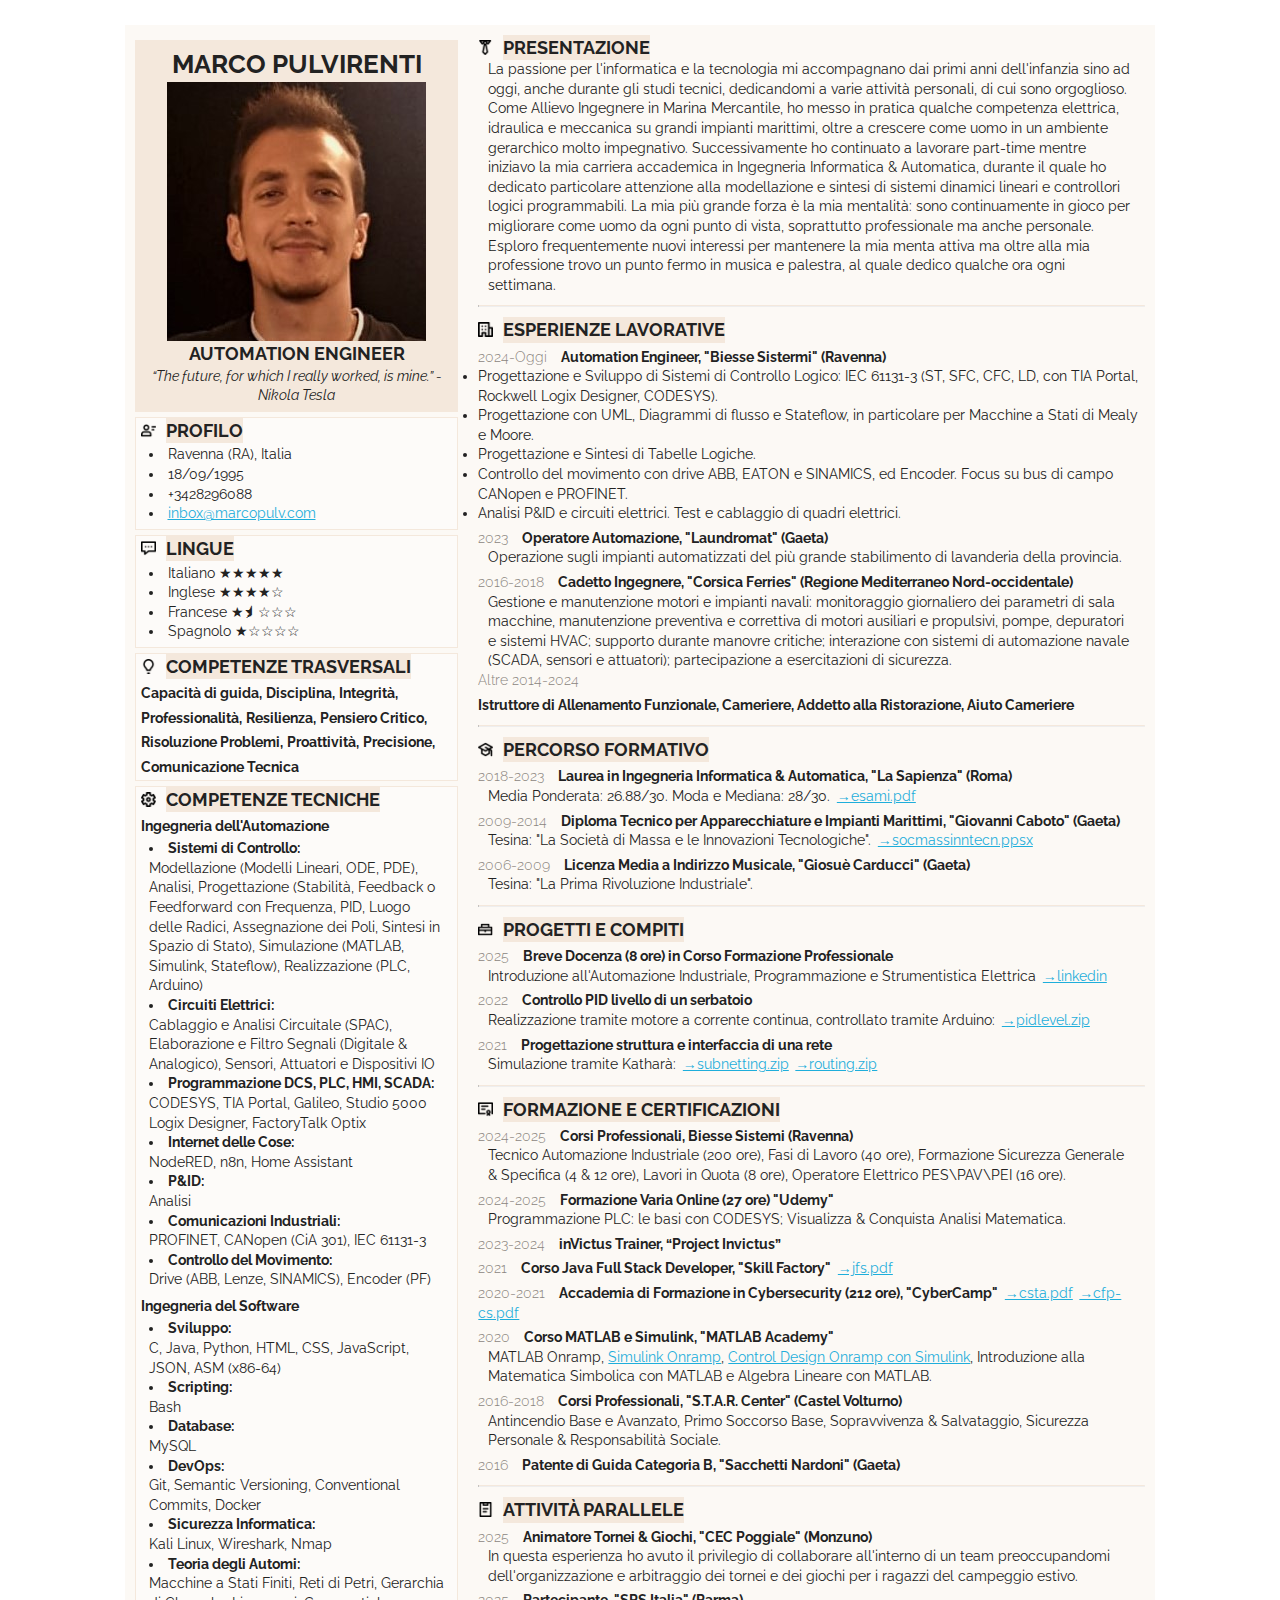
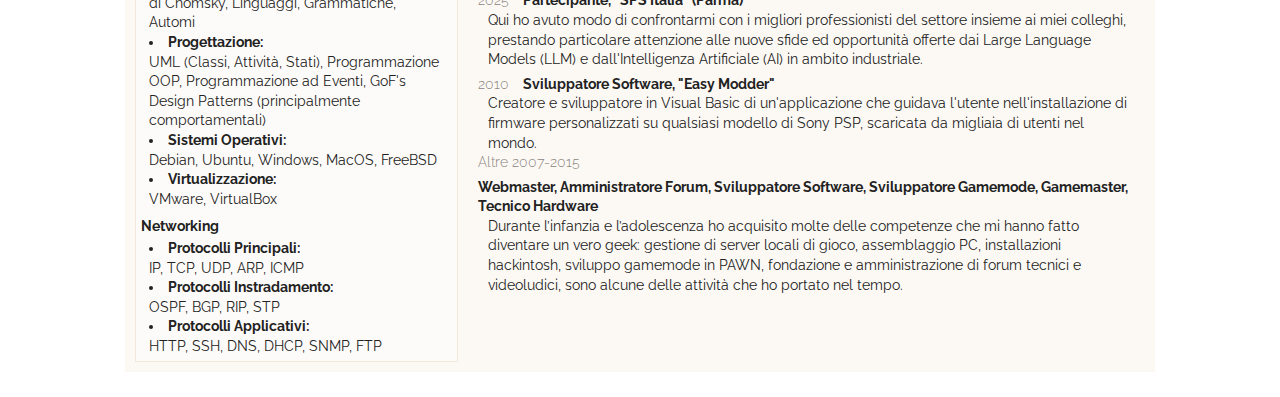
<file: index_ita.html>
<!DOCTYPE html>
<html lang="it">

<head>
  <!-- Esigenze di base della pagina -->
  <meta charset="utf-8">
  <title>Marco Pulvirenti</title>
  <meta name="description" content="Curriculum">
  <meta name="author" content="Marco">
  <!-- Metadati specifici per dispositivi mobili -->
  <meta name="viewport" content="width=device-width, initial-scale=1">
  <!-- FONT -->
  <link href="https://fonts.googleapis.com/css?family=Raleway:400,300,600" rel="stylesheet" type="text/css">
  <!-- CSS -->
  <link href="styles.css" rel="stylesheet">
  <!-- JS -->
  <script src="https://code.jquery.com/jquery-3.7.1.slim.min.js"></script>
  <script src="scripts.js"></script>
  <!-- Favicon -->
  <link rel="icon" type="image/png" href="images/icon.png">
</head>

<body>

  <div class="container">
    <div class="row">

      <!-- COLONNA SINISTRA -->
      <div class="four columns" id="left-column">

        <!-- RITRATTO -->
        <div class="left-column-div" id="portrait">
          <h4 class="h4-fullname">MARCO PULVIRENTI</h4>
          <div id="img-portrait"><img src="images/portrait.jpg" alt="portrait"></div>
          <h5 class="h5-portrait">AUTOMATION ENGINEER</h5>
          <p align="center"><i>“The future, for which I really worked, is mine.”
            - Nikola Tesla</i></p>
        </div>

        <!-- PROFILO -->
        <div class="left-column-div" id="profile">
          <img src="images/prof.png" class="img-object" id="img-profile" alt="prof">
          <div>
            <h5 class="h5-object">PROFILO</h5>
          </div>
          <ul>
            <li class="li-nobold">Ravenna (RA), Italia</li>
            <li class="li-nobold">18/09/1995</li>
            <li class="li-nobold">+3428296088</li>
            <li class="li-nobold"><a href="mailto:inbox@marcopulv.com">inbox@marcopulv.com</a></li>
          </ul>
        </div>

        <!-- LINGUE -->
        <div class="left-column-div" id="languages">
          <img src="images/lang.png" class="img-object" alt="lingue">
          <div>
            <h5 class="h5-object">LINGUE</h5>
          </div>
          <ul>
            <li class="li-nobold">Italiano ★★★★★</li>
            <li class="li-nobold">Inglese ★★★★☆</li>
            <li class="li-nobold">Francese ★⯨☆☆☆</li>
            <li class="li-nobold">Spagnolo ★☆☆☆☆</li>
          </ul>
        </div>

        <!-- SOFT SKILLS -->
        <div class="left-column-div" id="soft-skills">
          <img src="images/soft.png" class="img-object" alt="soft">
          <div>
            <h5 class="h5-object">COMPETENZE TRASVERSALI</h5>
          </div>
          <div>
            <h6 class="h6-subject-soft-skills">Capacità di guida,</h6>
            <h6 class="h6-subject-soft-skills">Disciplina,</h6>
            <h6 class="h6-subject-soft-skills">Integrità,</h6>
            <h6 class="h6-subject-soft-skills">Professionalità,</h6>
            <h6 class="h6-subject-soft-skills">Resilienza,</h6>
            <h6 class="h6-subject-soft-skills">Pensiero Critico,</h6>
            <H6 class="h6-subject-soft-skills">Risoluzione Problemi,</h6>
            <h6 class="h6-subject-soft-skills">Proattività,</h6>
            <h6 class="h6-subject-soft-skills">Precisione,</h6>
            <h6 class="h6-subject-soft-skills">Comunicazione Tecnica</h6>
          </div>
        </div>

        <!-- HARD SKILLS -->
        <div class="left-column-div" id="hard-skills">
          <img src="images/hard.png" class="img-object" alt="hard">
          <div>
            <h5 class="h5-object">COMPETENZE TECNICHE</h5>
          </div>
          <h6 class="h6-subject-hard-skills">Ingegneria dell'Automazione</h6>
          <ul>
            <li>Sistemi di Controllo:</li> Modellazione (Modelli Lineari, ODE, PDE), Analisi, Progettazione (Stabilità, Feedback o Feedforward con Frequenza, PID,
            Luogo delle Radici, Assegnazione dei Poli, Sintesi in Spazio di Stato), Simulazione (MATLAB, Simulink, Stateflow), Realizzazione (PLC, Arduino)
            <li>Circuiti Elettrici:</li> Cablaggio e Analisi Circuitale (SPAC), Elaborazione e Filtro Segnali (Digitale & Analogico), Sensori, Attuatori e Dispositivi IO
            <li>Programmazione DCS, PLC, HMI, SCADA:</li> CODESYS, TIA Portal, Galileo, Studio 5000 Logix Designer, FactoryTalk Optix 
            <li>Internet delle Cose:</li> NodeRED, n8n, Home Assistant
            <li>P&ID:</li> Analisi
            <li>Comunicazioni Industriali:</li> PROFINET, CANopen (CiA 301), IEC 61131-3
            <li>Controllo del Movimento:</li> Drive (ABB, Lenze, SINAMICS), Encoder (PF)
          </ul>

          <h6 class="h6-subject-hard-skills">Ingegneria del Software</h6>
          <ul>
            <li>Sviluppo:</li> C, Java, Python, HTML, CSS, JavaScript, JSON, ASM (x86-64)
            <li>Scripting:</li> Bash
            <li>Database:</li> MySQL
            <li>DevOps:</li> Git, Semantic Versioning, Conventional Commits,  Docker 
            <li>Sicurezza Informatica:</li> Kali Linux, Wireshark, Nmap
            <li>Teoria degli Automi:</li> Macchine a Stati Finiti, Reti di Petri, Gerarchia di Chomsky, Linguaggi, Grammatiche, Automi
            <li>Progettazione:</li> UML (Classi, Attività, Stati), Programmazione OOP, Programmazione ad Eventi, GoF's Design Patterns (principalmente comportamentali)
            <li>Sistemi Operativi:</li> Debian, Ubuntu, Windows, MacOS, FreeBSD
            <li>Virtualizzazione:</li> VMware, VirtualBox
          </ul>

          <h6 class="h6-subject-hard-skills">Networking</h6>
          <ul>
            <li>Protocolli Principali:</li> IP, TCP, UDP, ARP, ICMP
            <li>Protocolli Instradamento:</li> OSPF, BGP, RIP, STP
            <li>Protocolli Applicativi:</li> HTTP, SSH, DNS, DHCP, SNMP, FTP
          </ul>
        </div>

      </div>

      <!-- COLONNA DESTRA -->
      <div class="eight columns" id="right-column">

        <!-- PRESENTAZIONE -->
        <div class="right-column-div" id="presentation">
          <img src="images/pres.png" class="img-object" alt="pres">
          <h5 class="h5-object">PRESENTAZIONE</h5>
          <p>
            La passione per l'informatica e la tecnologia mi accompagnano dai primi anni dell'infanzia sino ad oggi, anche durante gli studi tecnici,
            dedicandomi a varie attività personali, di cui sono orgoglioso. Come Allievo Ingegnere in Marina Mercantile, ho messo in pratica qualche competenza elettrica,
            idraulica e meccanica su grandi impianti marittimi, oltre a crescere come uomo in un ambiente gerarchico molto impegnativo.
            Successivamente ho continuato a lavorare part-time mentre iniziavo la mia carriera accademica in Ingegneria Informatica & Automatica,
            durante il quale ho dedicato particolare attenzione alla modellazione e sintesi di sistemi dinamici lineari e controllori logici programmabili.
            La mia più grande forza è la mia mentalità: sono continuamente in gioco per migliorare come uomo da ogni punto di vista,
            soprattutto professionale ma anche personale. Esploro frequentemente nuovi interessi per mantenere la mia menta attiva
            ma oltre alla mia professione trovo un punto fermo in musica e palestra, al quale dedico qualche ora ogni settimana.
          </p>
        </div>
        <hr>

        <!-- ESPERIENZE LAVORATIVE -->
        <div class="right-column-div" id="employment-history">
          <img src="images/empl.png" class="img-object" alt="empl">
          <div>
            <h5 class="h5-object">ESPERIENZE LAVORATIVE</h5>
          </div>

          <div id="empl-biesse">
            <h6 class="h6-year">2024-Oggi</h6>
            <h6 class="h6-subject-empl">Automation Engineer, "Biesse Sistermi" (Ravenna)</h6>
            <li class="li-nobold">Progettazione e Sviluppo di Sistemi di Controllo Logico: IEC 61131-3 (ST, SFC, CFC, LD, con TIA Portal, Rockwell Logix Designer, CODESYS).</li>
            <li class="li-nobold">Progettazione con UML, Diagrammi di flusso e Stateflow, in particolare per Macchine a Stati di Mealy e Moore.</li>
            <li class="li-nobold">Progettazione e Sintesi di Tabelle Logiche.</li>
            <li class="li-nobold">Controllo del movimento con drive ABB, EATON e SINAMICS, ed Encoder. Focus su bus di campo CANopen e PROFINET.</li>
            <li class="li-nobold">Analisi P&ID e circuiti elettrici. Test e cablaggio di quadri elettrici.</li>
          </div>

          <div id="empl-laundromat">
            <h6 class="h6-year">2023</h6>
            <h6 class="h6-subject-empl">Operatore Automazione, "Laundromat" (Gaeta)</h6>
            <p>Operazione sugli impianti automatizzati del più grande stabilimento di lavanderia della provincia.</p>
          </div>

          <div id="empl-corsica">
            <h6 class="h6-year">2016-2018</h6>
            <h6 class="h6-subject-empl">Cadetto Ingegnere, "Corsica Ferries" (Regione Mediterraneo Nord-occidentale)</h6>
            <p>Gestione e manutenzione motori e impianti navali: monitoraggio giornaliero dei parametri di sala macchine,
              manutenzione preventiva e correttiva di motori ausiliari e propulsivi, pompe, depuratori e sistemi HVAC;
              supporto durante manovre critiche; interazione con sistemi di automazione navale (SCADA, sensori e attuatori);
              partecipazione a esercitazioni di sicurezza.</p>
          </div>

          <div id="empl-others">
            <h6 class="h6-year">Altre 2014-2024</h6>
            <h6 class="h6-subject-empl">Istruttore di Allenamento Funzionale, Cameriere, Addetto alla Ristorazione, Aiuto Cameriere</h6>
          </div>
        </div>

        <hr>

        <!-- PERCORSO FORMATIVO -->
        <div class="right-column-div" id="educational-background">
          <img src="images/educ.png" class="img-object" alt="educ">
          <div>
            <h5 class="h5-object">PERCORSO FORMATIVO</h5>
          </div>

          <div id="educ-sapienza">
            <h6 class="h6-year">2018-2023</h6>
            <h6 class="h6-subject-educ">Laurea in Ingegneria Informatica & Automatica, "La Sapienza" (Roma)</h6>
            <p>Media Ponderata: 26.88/30. Moda e Mediana: 28/30.
              <a href="files/esami-registrati.pdf" class="redir">→esami.pdf</a>
            </p>
          </div>

          <div id="educ-caboto">
            <h6 class="h6-year">2009-2014</h6>
            <h6 class="h6-subject-educ">Diploma Tecnico per Apparecchiature e Impianti Marittimi, "Giovanni Caboto" (Gaeta)</h6>
            <p>Tesina: "La Società di Massa e le Innovazioni Tecnologiche".
              <a href="files/societa-massa-innovazioni-tecnologiche.ppsx" class="redir">→socmassinntecn.ppsx</a></p>
          </div>

          <div id="educ-carducci">
            <h6 class="h6-year">2006-2009</h6>
            <h6 class="h6-subject-educ">Licenza Media a Indirizzo Musicale, "Giosuè Carducci" (Gaeta)</h6>
            <p>Tesina: "La Prima Rivoluzione Industriale".</p>
          </div>
        </div>

        <hr>

        <!-- PROGETTI E COMPITI -->
        <div class="right-column-div" id="projects-and-tasks">
          <img src="images/proj.png" class="img-object" alt="proj">
          <div>
            <h5 class="h5-object">PROGETTI E COMPITI</h5>
          </div>

           <div id="proj-docenzaacademy">
            <h6 class="h6-year">2025</h6>
            <h6 class="h6-subject-proj">Breve Docenza (8 ore) in Corso Formazione Professionale</h6>
            <p>Introduzione all'Automazione Industriale, Programmazione e Strumentistica Elettrica
              <a href="https://www.linkedin.com/posts/simona-zannoni-1b116530_biessesistemi-academy-formazioneprofessionale-activity-7376984006799646721-7pXU/?originalSubdomain=it" class="redir">→linkedin</a>
            </p> 
          </div>

          <div id="proj-pidlevel">
            <h6 class="h6-year">2022</h6>
            <h6 class="h6-subject-proj">Controllo PID livello di un serbatoio</h6>
            <p>Realizzazione tramite motore a corrente continua, controllato tramite Arduino:
              <a href="https://marcopulv.com/wp-content/uploads/2023/02/pidlevel.zip" class="redir">→pidlevel.zip</a>
          </div>

          <div id="proj-subn_rout">
            <h6 class="h6-year">2021</h6>
            <h6 class="h6-subject-proj">Progettazione struttura e interfaccia di una rete</h6>
            <p>Simulazione tramite Katharà:
            <a href="https://marcopulv.com/wp-content/uploads/2023/02/subnetting.zip" class="redir">→subnetting.zip</a>
            <a href="https://marcopulv.com/wp-content/uploads/2023/02/routing.zip" class="redir">→routing.zip</a></p>
          </div>
        </div>

        <hr>

        <!-- FORMAZIONE E CERTIFICAZIONI -->
        <div class="right-column-div" id="training-and-certifications">
          <img src="images/train.png" class="img-object" alt="train">
          <div>
            <h5 class="h5-object">FORMAZIONE E CERTIFICAZIONI</h5>
          </div>

          <div id="train-biesse">
            <h6 class="h6-year">2024-2025</h6>
            <h6 class="h6-subject-train">Corsi Professionali, Biesse Sistemi (Ravenna)</h6>
            <p>Tecnico Automazione Industriale (200 ore), Fasi di Lavoro (40 ore), Formazione Sicurezza Generale & Specifica (4 & 12 ore),
               Lavori in Quota (8 ore), Operatore Elettrico PES\PAV\PEI (16 ore).</p>
          </div>

          <div id="train-udemy">
            <h6 class="h6-year">2024-2025</h6>
            <h6 class="h6-subject-train">Formazione Varia Online (27 ore) "Udemy"</h6>
            <p>Programmazione PLC: le basi con CODESYS; Visualizza & Conquista Analisi Matematica.</p>
          </div>

          <div id="train-invictus">
            <h6 class="h6-year">2023-2024</h6>
            <h6 class="h6-subject-train">inVictus Trainer, “Project Invictus”</h6>
          </div>

          <div id="train-java">
            <h6 class="h6-year">2021</h6>
            <h6 class="h6-subject-train">Corso Java Full Stack Developer, "Skill Factory"</h6>
            <a href="files/jfs.pdf" class="redir">→jfs.pdf</a>
          </div>

          <div id="train-cybercamp">
            <h6 class="h6-year">2020-2021</h6>
            <h6 class="h6-subject-train">Accademia di Formazione in Cybersecurity (212 ore), "CyberCamp"</h6>
            <a href="files/cybersecurity-training-academy.pdf" class="redir">→csta.pdf</a>
            <a href="files/cfp-cs.pdf" class="redir">→cfp-cs.pdf</a>
          </div>

          <div id="train-matlab">
            <h6 class="h6-year">2020</h6>
            <h6 class="h6-subject-train">Corso MATLAB e Simulink, "MATLAB Academy"</h6>
            <p>MATLAB Onramp, <a href="files/simulink-onramp.pdf">Simulink Onramp</a>,
              <a href="files/control-design-onramp-simulink.pdf">Control Design Onramp con Simulink</a>,
              Introduzione alla Matematica Simbolica con MATLAB e Algebra Lineare con MATLAB.
            </p>
          </div>

          <div id="train-star">
            <h6 class="h6-year">2016-2018</h6>
            <h6 class="h6-subject-train">Corsi Professionali, "S.T.A.R. Center" (Castel Volturno)</h6>
            <p>Antincendio Base e Avanzato, Primo Soccorso Base, Sopravvivenza & Salvataggio, Sicurezza Personale & Responsabilità Sociale.</p>
          </div>

          <div id="train-nardoni">
            <h6 class="h6-year">2016</h6>
            <h6 class="h6-subject-train">Patente di Guida Categoria B, "Sacchetti Nardoni" (Gaeta)</h6>
          </div>
        </div>

        <hr>

        <!-- ATTIVITÀ PARALLELE -->
        <div class="right-column-div" id="side-activities">
          <img src="images/activ.png" class="img-object" alt="activ">
          <div>
            <h5 class="h5-object">ATTIVITÀ PARALLELE</h5>
          </div>

          <div id="activ-poggiale">
            <h6 class="h6-year">2025</h6>
            <h6 class="h6-subject-activ">Animatore Tornei & Giochi, "CEC Poggiale" (Monzuno)</h6>
            <p>In questa esperienza ho avuto il privilegio di collaborare all'interno di un team preoccupandomi dell'organizzazione e arbitraggio dei tornei
              e dei giochi per i ragazzi del campeggio estivo. </p>
          </div>

          <div id="activ-sps">
            <h6 class="h6-year">2025</h6>
            <h6 class="h6-subject-activ">Partecipante, "SPS Italia" (Parma)</h6>
            <p>Qui ho avuto modo di confrontarmi con i migliori professionisti del settore insieme ai miei colleghi, prestando particolare attenzione alle nuove
              sfide ed opportunità offerte dai Large Language Models (LLM) e dall'Intelligenza Artificiale (AI) in ambito industriale. </p>
          </div>

          <div id="activ-easy-mod">
            <h6 class="h6-year">2010</h6>
            <h6 class="h6-subject-activ">Sviluppatore Software, "Easy Modder"</h6>
            <p>Creatore e sviluppatore in Visual Basic di un'applicazione che guidava l'utente nell'installazione di firmware personalizzati
              su qualsiasi modello di Sony PSP, scaricata da migliaia di utenti nel mondo.</p>
          </div>

          <div id="activ-others">
            <h6 class="h6-year">Altre 2007-2015</h6>
            <h6 class="h6-subject-activ">Webmaster, Amministratore Forum, Sviluppatore Software, Sviluppatore Gamemode, Gamemaster, Tecnico Hardware</h6>
            <p>Durante l’infanzia e l’adolescenza ho acquisito molte delle competenze che mi hanno fatto diventare un vero geek:
              gestione di server locali di gioco, assemblaggio PC, installazioni hackintosh, sviluppo gamemode in PAWN, fondazione
              e amministrazione di forum tecnici e videoludici, sono alcune delle attività che ho portato nel tempo.</p>
          </div>

        </div>

      </div>

    </div>

  </div>

</body>

</html>
</file>
<file: styles.css>
:root {
  --blu-navy: #1A2A6C;
  --grigio-chiaro: #E5E5E5;
  --verde-oliva: #AAB597;
  --beige-chiaro: #F4E8DC;
  --beige-più-chiaro: #FDFBF9;
  --beige-row: #FCF9F5;
  --azzurro-link: #1EAEDB;
  --azzurro-link-hover: #0FA0CE;
  --grigio-bottone: #bbb;
  --grigio-bottone-hover: #888;
  --azzurro-primary: #33C3F0;
  --azzurro-primary-hover: #1EAEDB;
  --nero-testo: #222;
  --grigio-year: #8B857E;
  --bianco: #FFF;
}

/* Grid
–––––––––––––––––––––––––––––––––––––––––––––––––– */
.container {
  position: relative;
  width: 100%;
  max-width: 1080px;
  margin: 25px auto;
  padding: 0 25px;
  box-sizing: border-box; }

.column,
.columns {
  width: 100%;
  float: left;
  box-sizing: border-box;
  padding: 1rem; }

#img-profile { display: none; }
.left-column-div {
  display: none;
  border: 1px solid var(--beige-chiaro);
  padding: 0rem 0.5rem 0.25rem;
  margin-top: 0.5rem;
  background-color: var(--beige-più-chiaro); }
#portrait { display: block; }
#profile {
  display: block;
  text-align: center; }

/* For devices larger than 768px */
@media (min-width: 768px) {
  .left-column-div, #img-profile { display: block; }
  #profile        { text-align: left; }
  .one.columns    { width: 8.333333333%; }
  .two.columns    { width: 16.666666666%; }
  .three.columns  { width: 25%; }
  .four.columns   { width: 33.333333333% ;}
  .five.columns   { width: 41.666666666%; }
  .six.columns    { width: 50%; }
  .seven.columns  { width: 58.333333333%; }
  .eight.columns  { width: 66.666666666%; }
  .nine.columns   { width: 75.0%; }
  .ten.columns    { width: 83.333333333%; }
  .eleven.columns { width: 91.666666666%; }
  .twelve.columns { width: 100%; } }


/* Base Styles
–––––––––––––––––––––––––––––––––––––––––––––––––– */
html { font-size: 62.5%; }

body {
  font-size: 1.4rem;
  line-height: 1.4;
  font-family: "Raleway", "HelveticaNeue", "Helvetica Neue", Helvetica, Arial, sans-serif;
  color: var(--nero-testo); }

/* Typography
–––––––––––––––––––––––––––––––––––––––––––––––––– */
h1, h2, h3, h4, h5, h6 {
  margin: 0 auto;
  font-weight: 300; }

h1 { font-size: 5.0rem; }
h2 { font-size: 4.0rem; }
h3 { font-size: 3.2rem; }
h4 { font-size: 2.6rem; }
h5 { font-size: 1.8rem; }
h6 { font-size: 1.4rem; }

p { margin: 0 1rem; }

/* Links
–––––––––––––––––––––––––––––––––––––––––––––––––– */
a { color: var(--azzurro-link); }
a:hover { color: var(--azzurro-link-hover); }

/* Buttons
–––––––––––––––––––––––––––––––––––––––––––––––––– */
button,
input[type="submit"],
input[type="reset"],
input[type="button"] {
  display: inline-block;
  height: 100%;
  padding: 0 30px;
  color: var(--nero-testo);
  text-align: center;
  font-size: 11px;
  font-weight: 600;
  line-height: 38px;
  letter-spacing: .1rem;
  text-transform: uppercase;
  text-decoration: none;
  white-space: nowrap;
  background-color: transparent;
  border-radius: 4px;
  border: 1px solid var(--grigio-bottone);
  cursor: pointer;
  box-sizing: border-box; }

button:hover,
input[type="submit"]:hover,
input[type="reset"]:hover,
input[type="button"]:hover,
.button:focus,
button:focus,
input[type="submit"]:focus,
input[type="reset"]:focus,
input[type="button"]:focus {
  color: var(--nero-testo);
  border-color: var(--grigio-bottone-hover);
  outline: 0; }

.button.button-primary,
button.button-primary,
input[type="submit"].button-primary,
input[type="reset"].button-primary,
input[type="button"].button-primary {
  color: var(--bianco);
  background-color: var(--azzurro-primary);
  border-color: var(--azzurro-primary); }

.button.button-primary:hover,
button.button-primary:hover,
input[type="submit"].button-primary:hover,
input[type="reset"].button-primary:hover,
input[type="button"].button-primary:hover,
.button.button-primary:focus,
button.button-primary:focus,
input[type="submit"].button-primary:focus,
input[type="reset"].button-primary:focus,
input[type="button"].button-primary:focus {
  color: var(--bianco);
  background-color: var(--azzurro-primary-hover);
  border-color: var(--azzurro-primary-hover); }

/* Lists
–––––––––––––––––––––––––––––––––––––––––––––––––– */
ol, ul { 
  list-style: inside;
  padding: 0 0.5rem;
  margin: 0.25rem; }

li { font-weight: bold }

.li-nobold { font-weight: normal }

.li-inline { display: inline-flex; }

/* Misc
–––––––––––––––––––––––––––––––––––––––––––––––––– */
hr {
  margin: 1rem 0;
  border-top: 1px solid var(--beige-chiaro); }

/* Self Clearing Goodness */
.container:after,
.row:after {
  content: "";
  display: table;
  clear: both; }

/* Custom
–––––––––––––––––––––––––––––––––––––––––––––––––– */
img { max-width: 100%; }

.img-object {
  float: left;
  width: 15px;
  margin-right: 1rem;
  margin-top: 0.5rem; }

.h4-fullname,
.h5-portrait {
  text-align: center;
  font-weight: bold; }
.h5-object {
  display: inline-block;
  font-weight: bold;
  background-color: var(--beige-chiaro); }
.h6-subject-soft-skills,
.h6-subject-hard-skills,
.h6-subject-empl,
.h6-subject-educ,
.h6-subject-proj,
.h6-subject-train,
.h6-subject-activ {
  display: inline-flex;
  font-weight: bold; 
  padding-top: 0.5rem; }
.h6-year {
  display: inline-flex;
  margin-right: 1rem;
  color: var(--grigio-year); }

.row { background-color: var(--beige-row); }

#img-portrait {
  display: flex;
  justify-content: center; }

#portrait {
  padding: 0.5rem;
  background-color: var(--beige-chiaro); }

.redir { margin-left: 0.25rem; }
</file>
